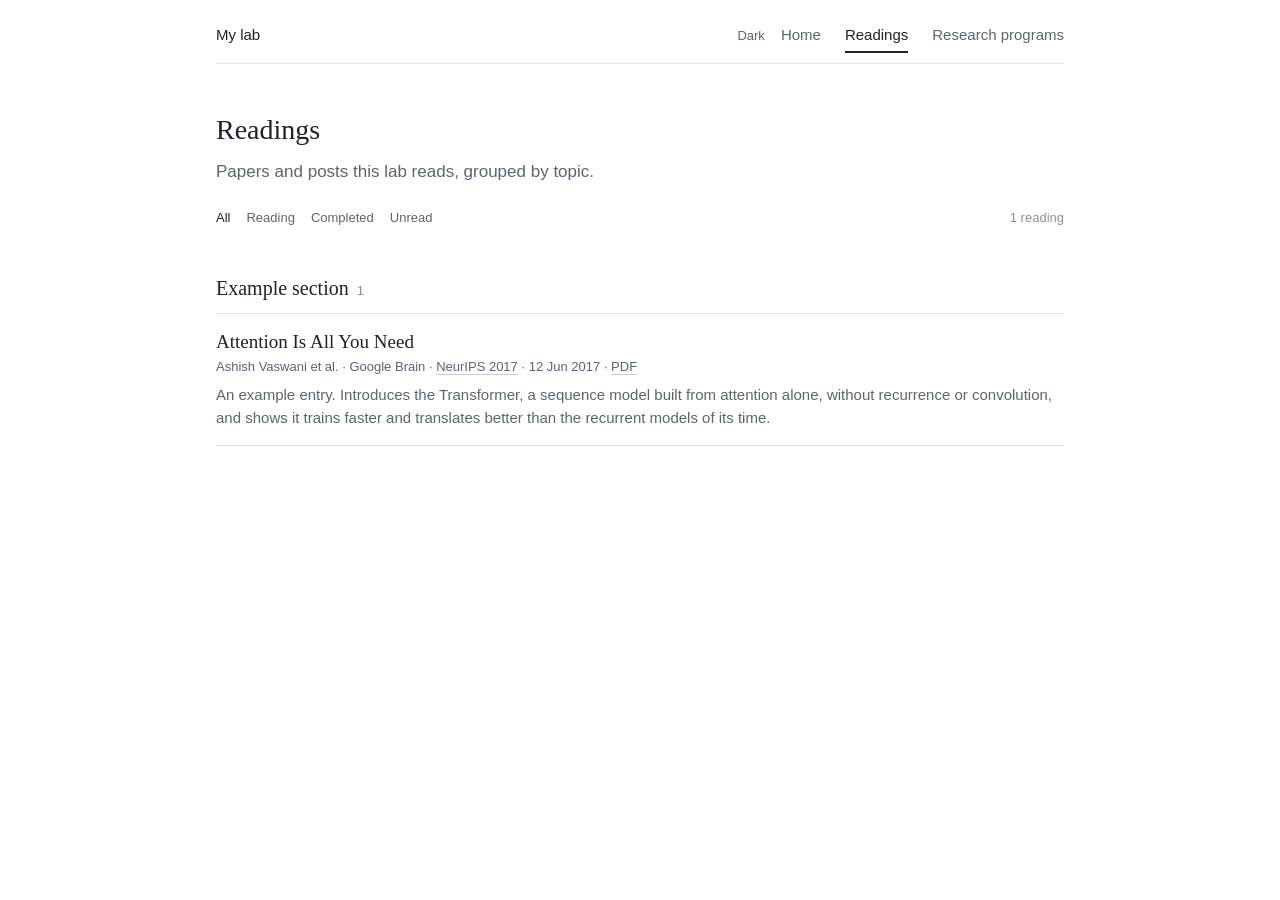
<file: starter/index.html>
<!doctype html>
<html lang="en">
<head>
<meta charset="utf-8">
<meta name="viewport" content="width=device-width, initial-scale=1">
<title>Readings — My lab</title>
<link rel="stylesheet" href="tokens.css">
<link rel="stylesheet" href="app.css">
<script src="theme.js"></script>
</head>
<body>
<div class="wrap">

<header class="site">
  <a class="name" href="home.html">My lab</a>
  <nav aria-label="Tabs"><ul class="tabs">
    <li><a href="home.html">Home</a></li>
    <li><a href="index.html" aria-current="page">Readings</a></li>
    <li><a href="programs.html">Research programs</a></li>
  </ul></nav>
</header>

<main>
<h1>Readings</h1>
<p class="lede">Papers and posts this lab reads, grouped by topic.</p>

<!-- Optional: one photograph for this tab, as a short band (design rules 7-12):
<figure class="masthead resources">
  <img src="images/masthead-resources-880.jpg" srcset="images/masthead-resources-880.jpg 880w, images/masthead-resources-1760.jpg 1760w" sizes="(min-width: 912px) 880px, calc(100vw - 32px)" width="1760" height="587" alt="One plain sentence describing the picture.">
</figure>
-->

<div class="countline">
  <div class="filter" id="filter" role="group" aria-label="Filter by reading status"></div>
  <p class="count" id="count"></p>
</div>
<div id="groups"></div>
</main>

</div>
<script src="resources.js"></script>
<script src="app.js"></script>
</body>
</html>
</file>
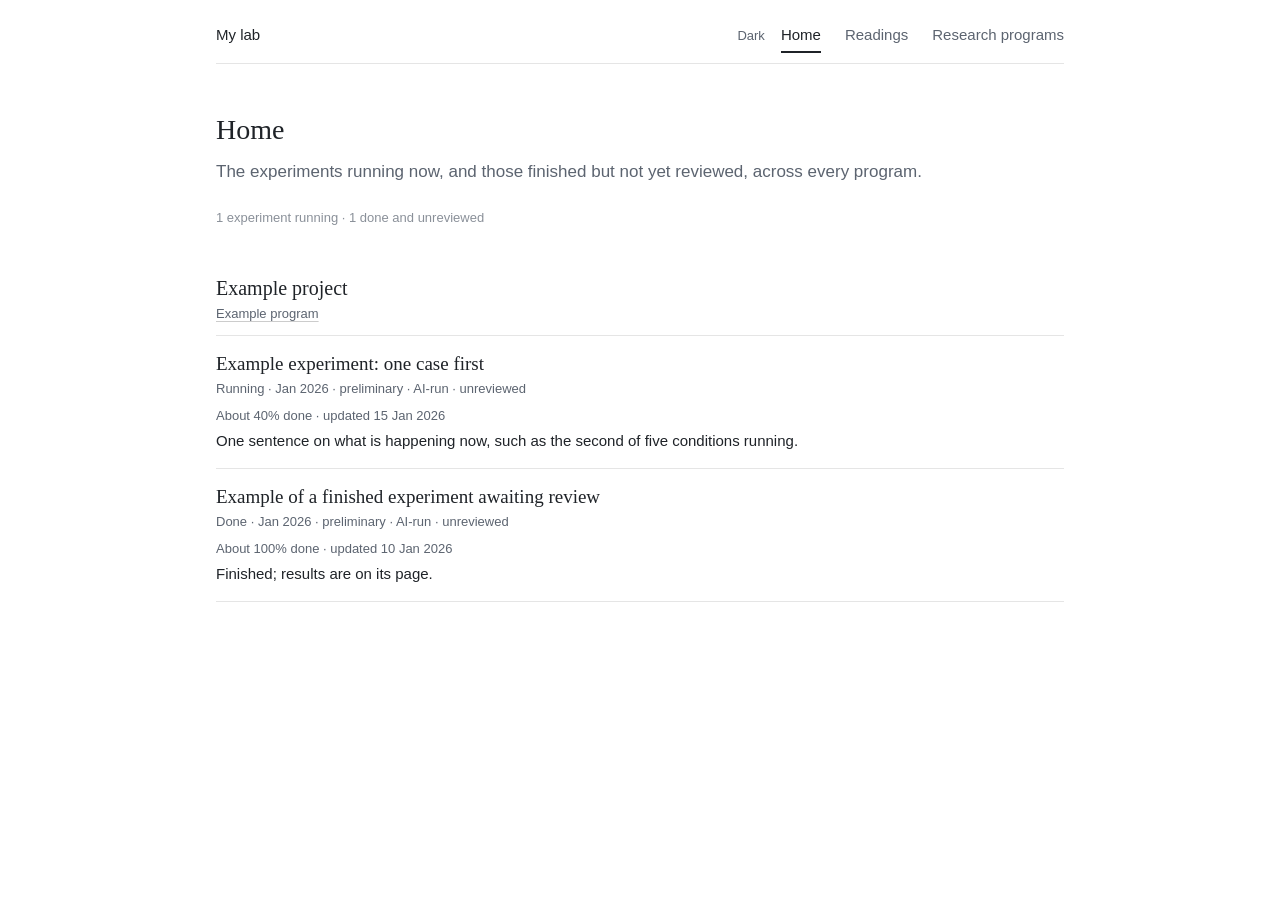
<file: starter/home.html>
<!doctype html>
<html lang="en">
<head>
<meta charset="utf-8">
<meta name="viewport" content="width=device-width, initial-scale=1">
<title>Home — My lab</title>
<link rel="stylesheet" href="tokens.css">
<link rel="stylesheet" href="app.css">
<script src="theme.js"></script>
</head>
<body>
<div class="wrap">

<header class="site">
  <a class="name" href="home.html">My lab</a>
  <nav aria-label="Tabs"><ul class="tabs">
    <li><a href="home.html" aria-current="page">Home</a></li>
    <li><a href="index.html">Readings</a></li>
    <li><a href="programs.html">Research programs</a></li>
  </ul></nav>
</header>

<main>
<h1>Home</h1>
<p class="lede">The experiments running now, and those finished but not yet reviewed, across every program.</p>

<p class="count" id="count"></p>
<div id="home"></div>
</main>

</div>
<script src="resources.js"></script>
<script src="programs.js"></script>
<script src="app.js"></script>
</body>
</html>
</file>
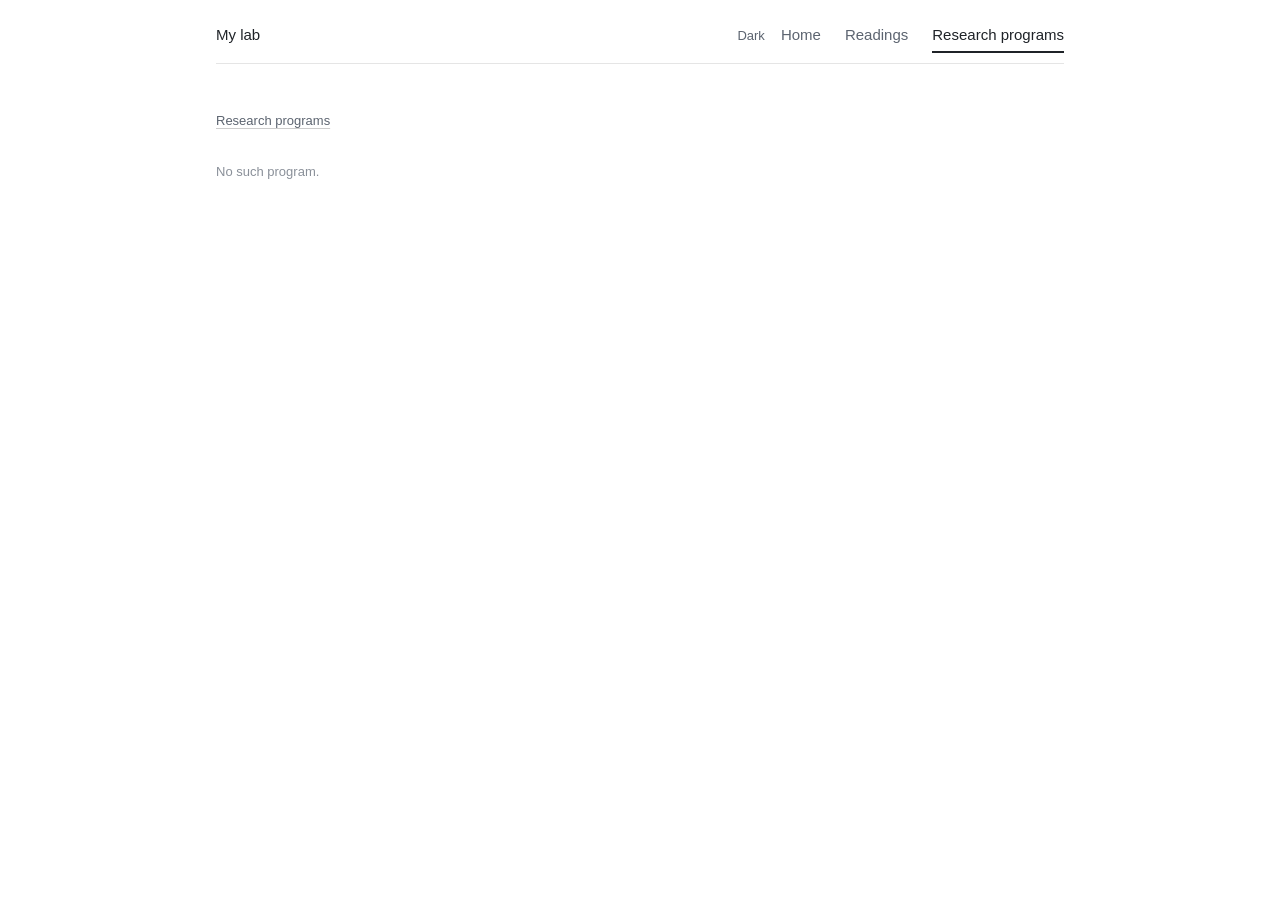
<file: starter/program.html>
<!doctype html>
<html lang="en">
<head>
<meta charset="utf-8">
<meta name="viewport" content="width=device-width, initial-scale=1">
<title>Research program — My lab</title>
<link rel="stylesheet" href="tokens.css">
<link rel="stylesheet" href="app.css">
<script src="theme.js"></script>
</head>
<body>
<div class="wrap">

<header class="site">
  <a class="name" href="home.html">My lab</a>
  <nav aria-label="Tabs"><ul class="tabs">
    <li><a href="home.html">Home</a></li>
    <li><a href="index.html">Readings</a></li>
    <li><a href="programs.html" aria-current="page">Research programs</a></li>
  </ul></nav>
</header>

<main>
<p class="kicker" id="kicker"><a href="programs.html">Research programs</a></p>
<div class="with-mark" id="head">
  <figure class="mark" id="mark" hidden></figure>
  <div class="with-mark-text">
    <h1 id="title"></h1>
    <p class="meta" id="meta"></p>
    <p class="lede" id="lede"></p>
  </div>
</div>

<p class="count" id="count"></p>
<div id="program"></div>
</main>

</div>
<script src="resources.js"></script>
<script src="programs.js"></script>
<script src="app.js"></script>
</body>
</html>
</file>
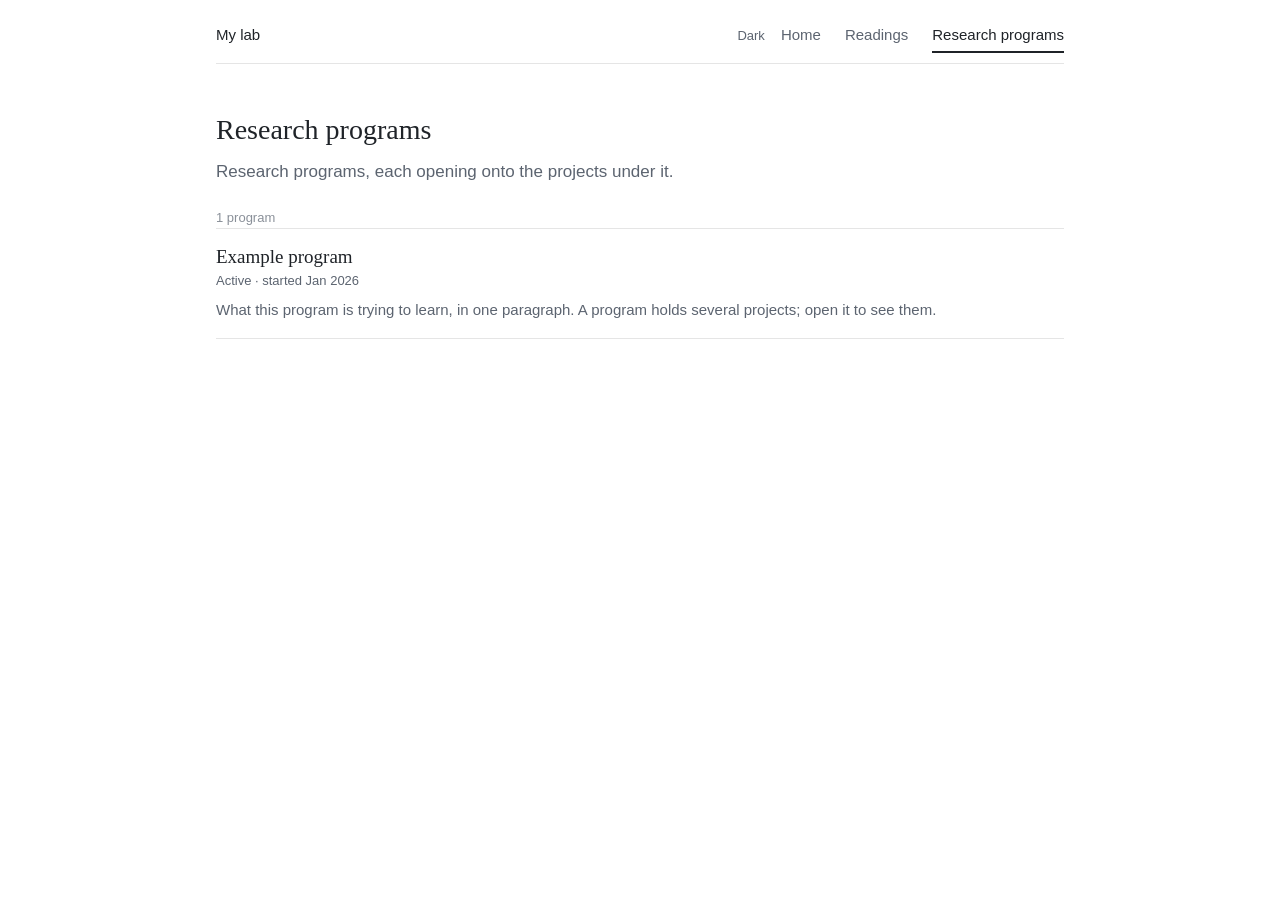
<file: starter/programs.html>
<!doctype html>
<html lang="en">
<head>
<meta charset="utf-8">
<meta name="viewport" content="width=device-width, initial-scale=1">
<title>Research programs — My lab</title>
<link rel="stylesheet" href="tokens.css">
<link rel="stylesheet" href="app.css">
<script src="theme.js"></script>
</head>
<body>
<div class="wrap">

<header class="site">
  <a class="name" href="home.html">My lab</a>
  <nav aria-label="Tabs"><ul class="tabs">
    <li><a href="home.html">Home</a></li>
    <li><a href="index.html">Readings</a></li>
    <li><a href="programs.html" aria-current="page">Research programs</a></li>
  </ul></nav>
</header>

<main>
<h1>Research programs</h1>
<p class="lede">Research programs, each opening onto the projects under it.</p>

<p class="count" id="count"></p>
<div id="programs"></div>
</main>

</div>
<script src="resources.js"></script>
<script src="programs.js"></script>
<script src="app.js"></script>
</body>
</html>
</file>
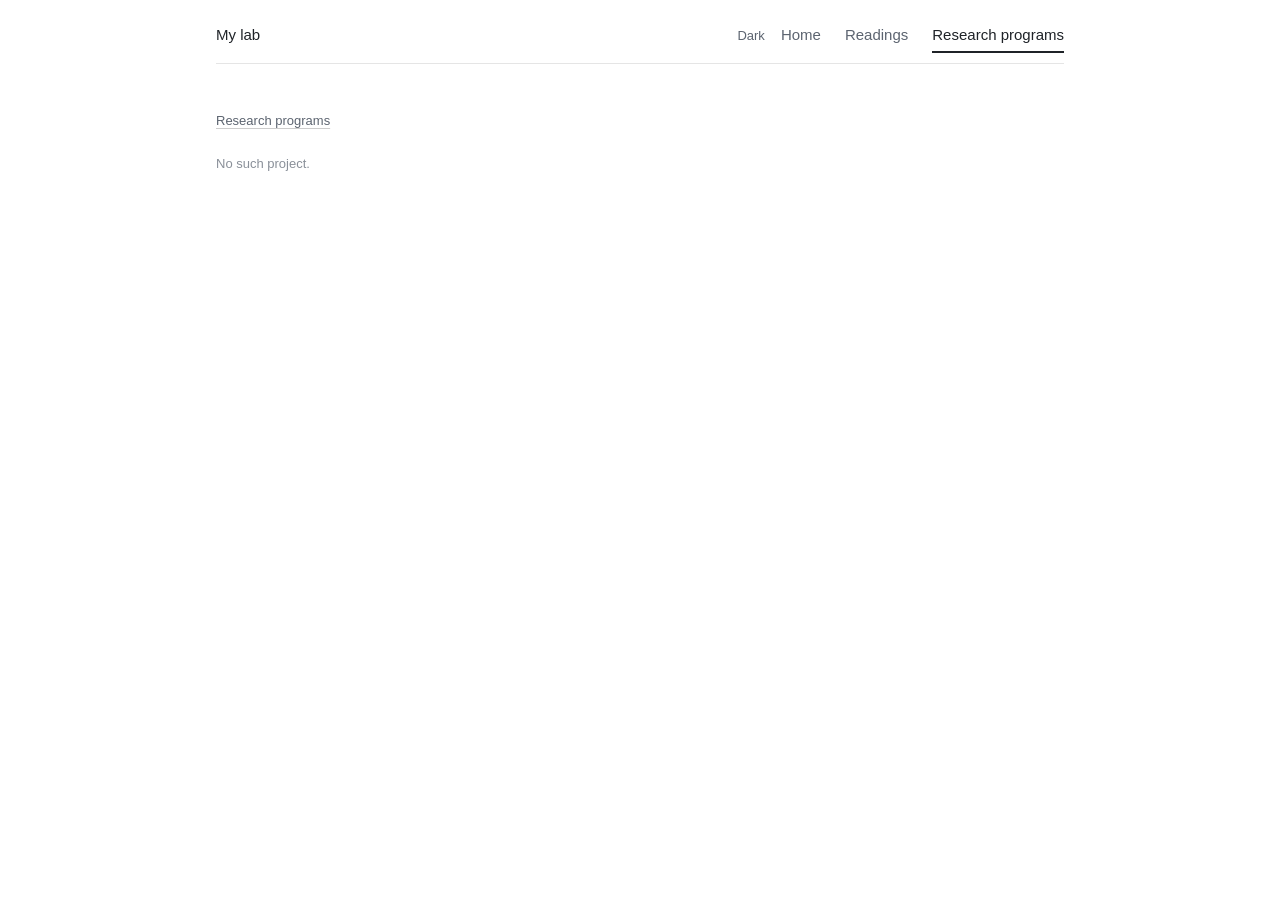
<file: starter/project.html>
<!doctype html>
<html lang="en">
<head>
<meta charset="utf-8">
<meta name="viewport" content="width=device-width, initial-scale=1">
<title>Project — My lab</title>
<link rel="stylesheet" href="tokens.css">
<link rel="stylesheet" href="app.css">
<script src="theme.js"></script>
</head>
<body>
<div class="wrap">

<header class="site">
  <a class="name" href="home.html">My lab</a>
  <nav aria-label="Tabs"><ul class="tabs">
    <li><a href="home.html">Home</a></li>
    <li><a href="index.html">Readings</a></li>
    <li><a href="programs.html" aria-current="page">Research programs</a></li>
  </ul></nav>
</header>

<main>
<p class="kicker" id="kicker"><a href="programs.html">Research programs</a></p>
<h1 id="title"></h1>
<p class="meta" id="meta"></p>

<div id="project"></div>
</main>

</div>
<script src="resources.js"></script>
<script src="programs.js"></script>
<script src="app.js"></script>
</body>
</html>
</file>
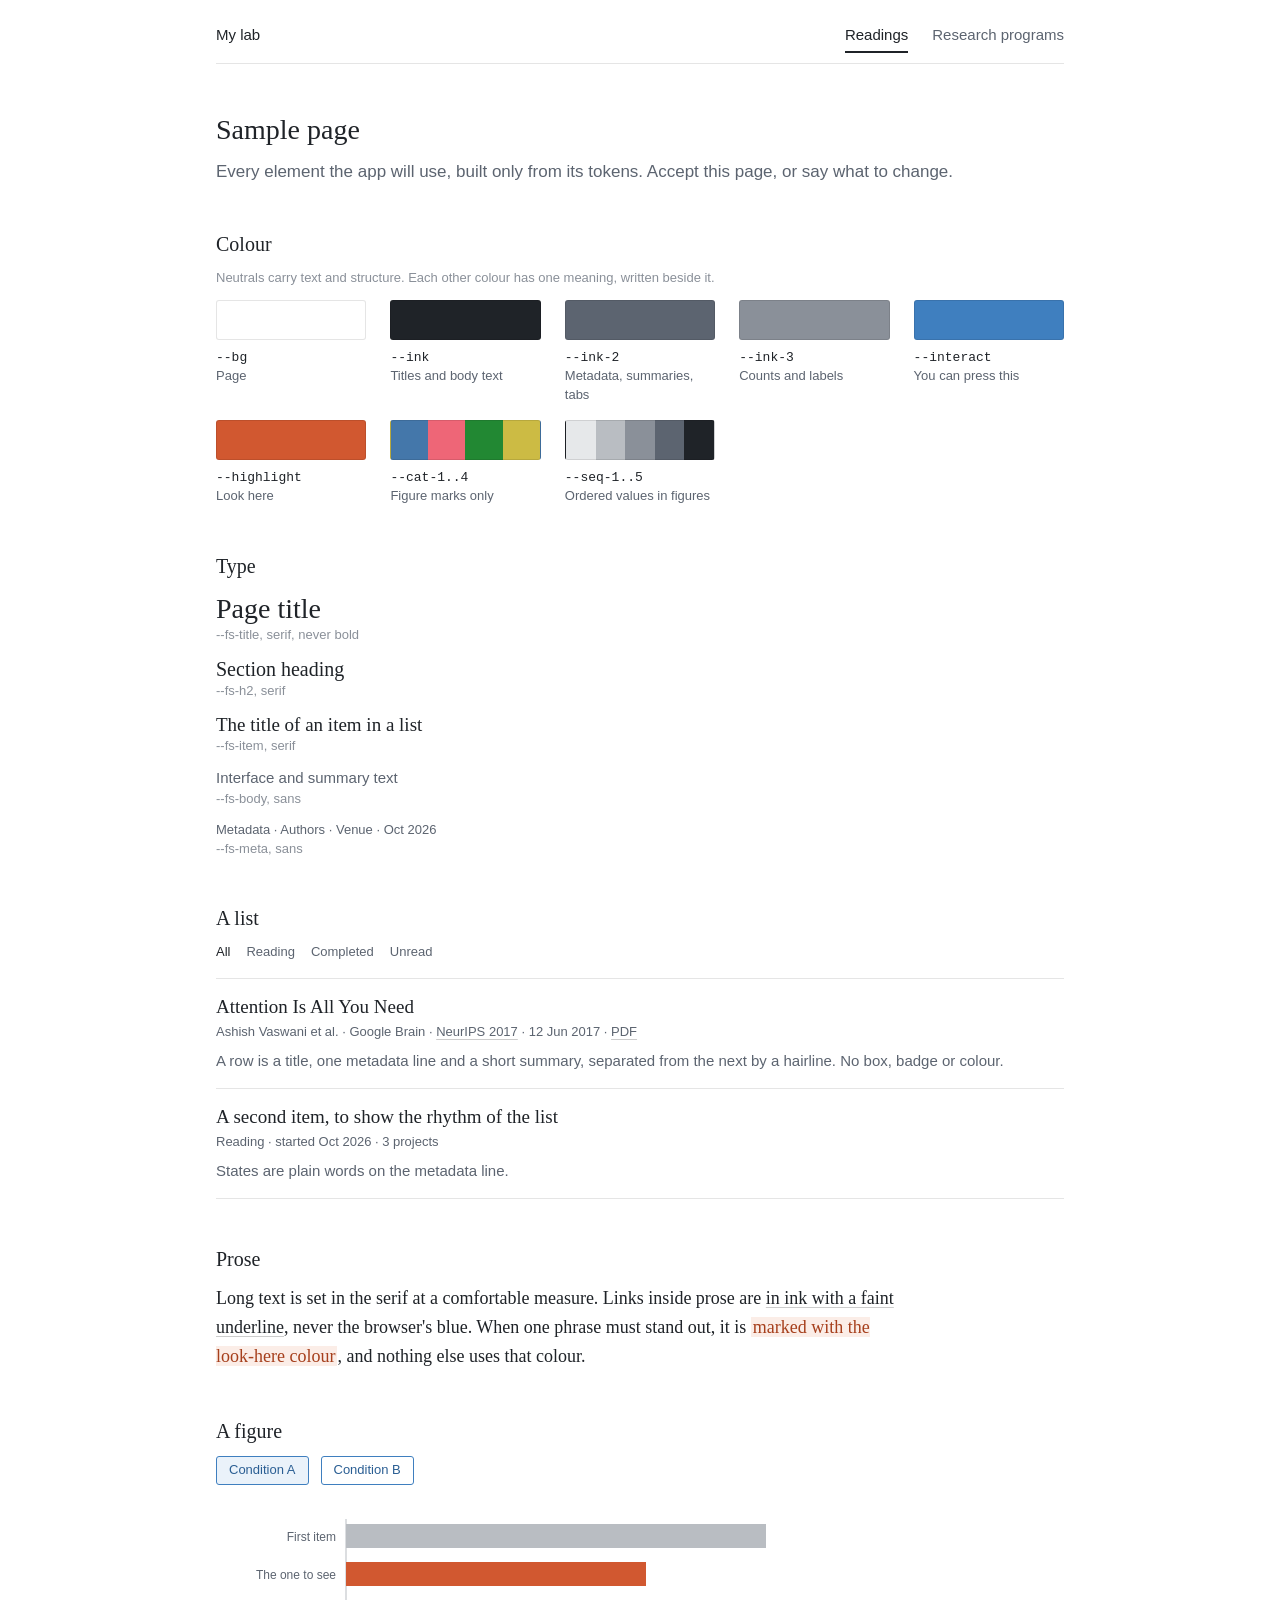
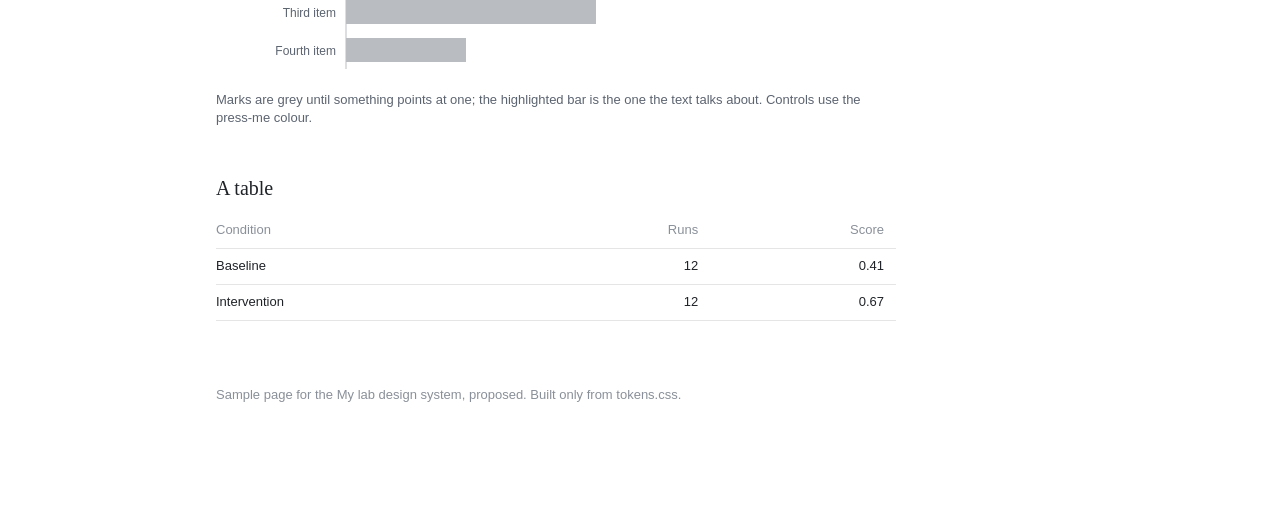
<file: starter/sample.html>
<!doctype html>
<html lang="en">
<head>
<meta charset="utf-8">
<meta name="viewport" content="width=device-width, initial-scale=1">
<title>Sample page — My lab design system</title>
<link rel="stylesheet" href="tokens.css">
<!-- The sample page intake shows the person before anything is built (method/intake.md, step 6). It uses only the
     variables in tokens.css beside it, so it can be copied into apps/<name>/ as it is. Replace the example content
     with the app's own: its name, a real row from its data, the kinds of figure and table it will need. -->
<style>
*,*::before,*::after{box-sizing:border-box}
body{margin:0;background:var(--bg);color:var(--ink);font:var(--fs-body)/var(--lh-body) var(--sans)}
.wrap{max-width:var(--col-main);margin:0 auto;padding:0 var(--page-pad) var(--s-9)}
.site{display:flex;flex-wrap:wrap;justify-content:space-between;align-items:baseline;gap:var(--s-2) var(--s-4);padding:var(--s-5) 0 var(--s-4);border-bottom:var(--border)}
.site .name{font:500 var(--fs-body)/var(--lh-ui) var(--sans);color:var(--ink);text-decoration:none}
.tabs{display:flex;gap:var(--s-5);margin:0;padding:0;list-style:none}
.tabs a{color:var(--ink-2);text-decoration:none;padding-bottom:var(--s-2);border-bottom:2px solid transparent}
.tabs a[aria-current]{color:var(--ink);border-bottom-color:var(--ink)}
h1,h2{font-family:var(--serif);font-weight:400;line-height:var(--lh-heading);margin:0}
h1{font-size:var(--fs-title);margin-top:var(--s-7)}
h2{font-size:var(--fs-h2);margin:var(--s-7) 0 var(--s-3)}
.lede{font-size:var(--fs-lede);color:var(--ink-2);margin:var(--s-3) 0 var(--s-5)}
.label{font-size:var(--fs-meta);line-height:var(--lh-ui);color:var(--ink-3);margin:0 0 var(--s-3)}
.swatches{display:grid;grid-template-columns:repeat(auto-fill,minmax(150px,1fr));gap:var(--s-4) var(--s-5);margin:0;padding:0;list-style:none}
.swatches li{font-size:var(--fs-meta);line-height:var(--lh-ui);color:var(--ink-2)}
.chip{height:40px;border-radius:var(--radius);border:var(--border);margin-bottom:var(--s-2)}
.swatches code{font:var(--fs-code) var(--mono);color:var(--ink)}
.scale p{margin:0 0 var(--s-3)}
.scale .k{font:var(--fs-meta)/var(--lh-ui) var(--sans);color:var(--ink-3);display:block}
.rows{list-style:none;margin:0;padding:0;border-top:var(--border)}
.rows li{padding:var(--s-4) 0;border-bottom:var(--border)}
.r-title{font:400 var(--fs-item)/var(--lh-heading) var(--serif)}
.r-title a{color:var(--ink);text-decoration:none}
.r-title a:hover{text-decoration:underline;text-decoration-color:var(--rule);text-underline-offset:3px}
.meta{font-size:var(--fs-meta);line-height:var(--lh-ui);color:var(--ink-2);margin-top:var(--s-1)}
.meta a{color:var(--ink-2);text-decoration:underline;text-decoration-color:var(--rule);text-underline-offset:3px}
.summary{color:var(--ink-2);margin-top:var(--s-2)}
.prose{max-width:var(--col-text);font:var(--fs-prose)/var(--lh-prose) var(--serif);color:var(--ink)}
.prose p{margin:0 0 var(--s-4)}
.prose a{color:var(--ink);text-decoration:underline;text-decoration-color:var(--rule);text-underline-offset:3px}
.prose mark{background:var(--highlight-wash);color:var(--highlight-ink);padding:0 2px}
figure{margin:var(--s-5) 0}
figure svg{display:block;width:100%;max-width:var(--col-text);height:auto}
figcaption{max-width:var(--col-text);margin-top:var(--s-3);font-size:var(--fs-meta);line-height:var(--lh-ui);color:var(--ink-2)}
.fig-lbl{font:var(--fs-label) var(--sans);fill:var(--ink-2)}
.fig-ax{stroke:var(--seq-2);stroke-width:1}
.controls{display:flex;flex-wrap:wrap;gap:var(--s-3);align-items:center;margin:0 0 var(--s-4)}
.btn{appearance:none;font:var(--fs-meta)/var(--lh-ui) var(--sans);color:var(--interact-ink);background:none;border:1px solid var(--interact);border-radius:var(--radius);padding:var(--s-1) var(--s-3);cursor:pointer;transition:background var(--dur) var(--ease)}
.btn:hover,.btn[aria-pressed="true"]{background:var(--interact-wash)}
.filter{display:flex;gap:var(--s-4)}
.filter button{appearance:none;background:none;border:0;padding:0;font:var(--fs-meta)/var(--lh-ui) var(--sans);color:var(--ink-2);cursor:pointer}
.filter button[aria-pressed="true"]{color:var(--ink);font-weight:500}
a:focus-visible,button:focus-visible{outline:none;border-radius:var(--radius);box-shadow:0 0 0 3px var(--interact-wash),0 0 0 4px var(--interact)}
.tbl{border-collapse:collapse;width:100%;max-width:var(--col-text);font-size:var(--fs-meta);line-height:var(--lh-ui)}
.tbl th{font-weight:500;color:var(--ink-3);text-align:left}
.tbl th,.tbl td{padding:var(--s-2) var(--s-3) var(--s-2) 0;border-bottom:var(--border)}
.tbl .num{text-align:right;font-variant-numeric:tabular-nums}
.foot{font-size:var(--fs-meta);color:var(--ink-3);margin-top:var(--s-8)}
</style>
</head>
<body>
<div class="wrap">

<header class="site">
  <a class="name" href="#">My lab</a>
  <nav aria-label="Tabs"><ul class="tabs">
    <li><a href="#" aria-current="page">Readings</a></li>
    <li><a href="#">Research programs</a></li>
  </ul></nav>
</header>

<main>
<h1>Sample page</h1>
<p class="lede">Every element the app will use, built only from its tokens. Accept this page, or say what to change.</p>

<h2>Colour</h2>
<p class="label">Neutrals carry text and structure. Each other colour has one meaning, written beside it.</p>
<ul class="swatches">
  <li><div class="chip" style="background:var(--bg)"></div><code>--bg</code><br>Page</li>
  <li><div class="chip" style="background:var(--ink)"></div><code>--ink</code><br>Titles and body text</li>
  <li><div class="chip" style="background:var(--ink-2)"></div><code>--ink-2</code><br>Metadata, summaries, tabs</li>
  <li><div class="chip" style="background:var(--ink-3)"></div><code>--ink-3</code><br>Counts and labels</li>
  <li><div class="chip" style="background:var(--interact)"></div><code>--interact</code><br>You can press this</li>
  <li><div class="chip" style="background:var(--highlight)"></div><code>--highlight</code><br>Look here</li>
  <li><div class="chip" style="background:linear-gradient(90deg,var(--cat-1) 0 25%,var(--cat-2) 0 50%,var(--cat-3) 0 75%,var(--cat-4) 0)"></div><code>--cat-1..4</code><br>Figure marks only</li>
  <li><div class="chip" style="background:linear-gradient(90deg,var(--seq-1) 0 20%,var(--seq-2) 0 40%,var(--seq-3) 0 60%,var(--seq-4) 0 80%,var(--seq-5) 0)"></div><code>--seq-1..5</code><br>Ordered values in figures</li>
</ul>

<h2>Type</h2>
<div class="scale">
  <p style="font:400 var(--fs-title)/var(--lh-heading) var(--serif)">Page title<span class="k">--fs-title, serif, never bold</span></p>
  <p style="font:400 var(--fs-h2)/var(--lh-heading) var(--serif)">Section heading<span class="k">--fs-h2, serif</span></p>
  <p style="font:400 var(--fs-item)/var(--lh-heading) var(--serif)">The title of an item in a list<span class="k">--fs-item, serif</span></p>
  <p style="font:var(--fs-body)/var(--lh-body) var(--sans);color:var(--ink-2)">Interface and summary text<span class="k">--fs-body, sans</span></p>
  <p style="font:var(--fs-meta)/var(--lh-ui) var(--sans);color:var(--ink-2)">Metadata · Authors · Venue · Oct 2026<span class="k">--fs-meta, sans</span></p>
</div>

<h2>A list</h2>
<div class="controls"><div class="filter" role="group" aria-label="Filter by reading status"><button type="button" aria-pressed="true">All</button><button type="button" aria-pressed="false">Reading</button><button type="button" aria-pressed="false">Completed</button><button type="button" aria-pressed="false">Unread</button></div></div>
<ul class="rows">
  <li>
    <div class="r-title"><a href="#">Attention Is All You Need</a></div>
    <div class="meta" title="Ashish Vaswani, Noam Shazeer, Niki Parmar, Jakob Uszkoreit, Llion Jones, Aidan N. Gomez, Łukasz Kaiser, Illia Polosukhin">Ashish Vaswani et al. · Google Brain · <a href="#">NeurIPS 2017</a> · 12 Jun 2017 · <a href="#">PDF</a></div>
    <div class="summary">A row is a title, one metadata line and a short summary, separated from the next by a hairline. No box, badge or colour.</div>
  </li>
  <li>
    <div class="r-title"><a href="#">A second item, to show the rhythm of the list</a></div>
    <div class="meta">Reading · started Oct 2026 · 3 projects</div>
    <div class="summary">States are plain words on the metadata line.</div>
  </li>
</ul>

<h2>Prose</h2>
<div class="prose">
  <p>Long text is set in the serif at a comfortable measure. Links inside prose are <a href="#">in ink with a faint underline</a>, never the browser's blue. When one phrase must stand out, it is <mark>marked with the look-here colour</mark>, and nothing else uses that colour.</p>
</div>

<h2>A figure</h2>
<div class="controls"><button class="btn" type="button" aria-pressed="true">Condition A</button><button class="btn" type="button" aria-pressed="false">Condition B</button></div>
<figure>
  <svg viewBox="0 0 680 170" role="img" aria-label="Example bar chart: four values, one highlighted">
    <g transform="translate(130,10)">
      <line class="fig-ax" x1="0" y1="0" x2="0" y2="150"/>
      <rect x="0" y="5" width="420" height="24" fill="var(--data)"/><text class="fig-lbl" x="-10" y="22" text-anchor="end">First item</text>
      <rect x="0" y="43" width="300" height="24" fill="var(--highlight)"/><text class="fig-lbl" x="-10" y="60" text-anchor="end">The one to see</text>
      <rect x="0" y="81" width="250" height="24" fill="var(--data)"/><text class="fig-lbl" x="-10" y="98" text-anchor="end">Third item</text>
      <rect x="0" y="119" width="120" height="24" fill="var(--data)"/><text class="fig-lbl" x="-10" y="136" text-anchor="end">Fourth item</text>
    </g>
  </svg>
  <figcaption>Marks are grey until something points at one; the highlighted bar is the one the text talks about. Controls use the press-me colour.</figcaption>
</figure>

<h2>A table</h2>
<table class="tbl">
  <thead><tr><th>Condition</th><th class="num">Runs</th><th class="num">Score</th></tr></thead>
  <tbody>
    <tr><td>Baseline</td><td class="num">12</td><td class="num">0.41</td></tr>
    <tr><td>Intervention</td><td class="num">12</td><td class="num">0.67</td></tr>
  </tbody>
</table>

<p class="foot">Sample page for the My lab design system, proposed. Built only from tokens.css.</p>
</main>

</div>
</body>
</html>
</file>
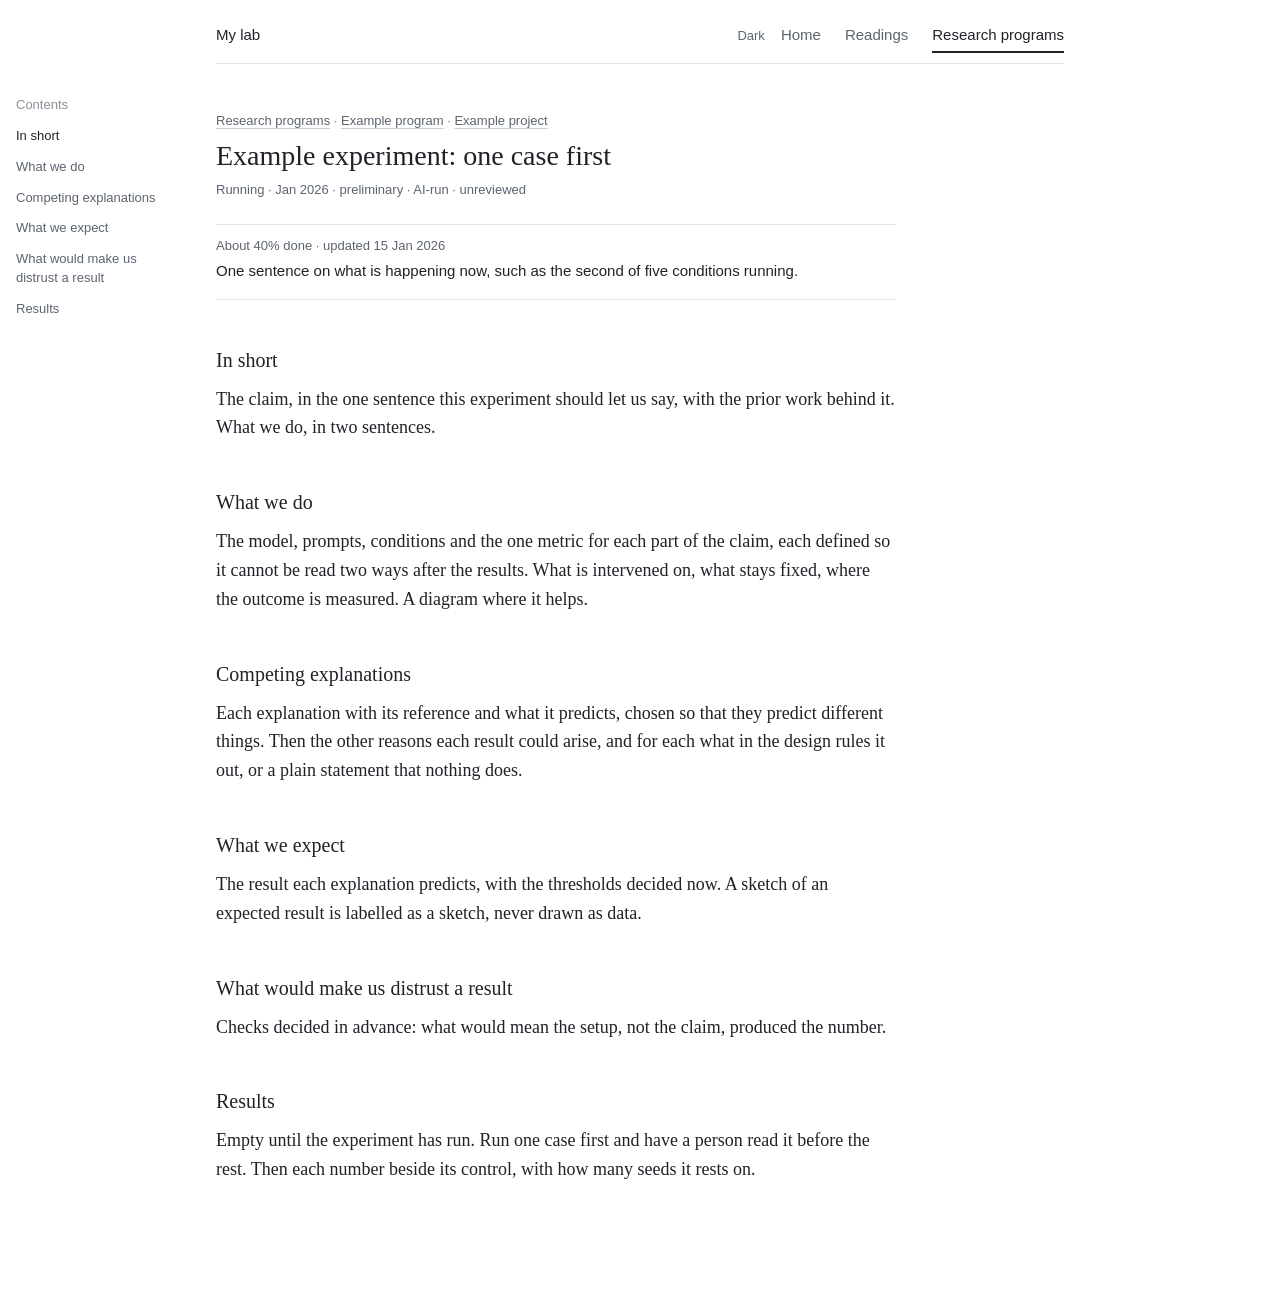
<file: starter/experiments/example-experiment.html>
<!doctype html>
<html lang="en">
<head>
<meta charset="utf-8">
<meta name="viewport" content="width=device-width, initial-scale=1">
<title>Experiment — My lab</title>
<link rel="stylesheet" href="../tokens.css">
<link rel="stylesheet" href="../app.css">
<script src="../theme.js"></script>
</head>
<body>
<div class="wrap">

<header class="site">
  <a class="name" href="../home.html">My lab</a>
  <nav aria-label="Tabs"><ul class="tabs">
    <li><a href="../home.html">Home</a></li>
    <li><a href="../index.html">Readings</a></li>
    <li><a href="../programs.html" aria-current="page">Research programs</a></li>
  </ul></nav>
</header>

<main class="note" id="experiment" data-href="experiments/example-experiment.html">
<p class="kicker" id="kicker"><a href="../programs.html">Research programs</a></p>
<h1 id="title">Experiment title</h1>
<p class="meta" id="meta">Planned</p>
<div class="progress-block" id="progress" hidden></div>

<section>
<h2>In short</h2>
<div class="prose">
<p>The claim, in the one sentence this experiment should let us say, with the prior work behind it. What we do, in two sentences.</p>
</div>
</section>

<section>
<h2>What we do</h2>
<div class="prose">
<p>The model, prompts, conditions and the one metric for each part of the claim, each defined so it cannot be read two ways after the results. What is intervened on, what stays fixed, where the outcome is measured. A diagram where it helps.</p>
</div>
</section>

<section>
<h2>Competing explanations</h2>
<div class="prose">
<p>Each explanation with its reference and what it predicts, chosen so that they predict different things. Then the other reasons each result could arise, and for each what in the design rules it out, or a plain statement that nothing does.</p>
</div>
</section>

<section>
<h2>What we expect</h2>
<div class="prose">
<p>The result each explanation predicts, with the thresholds decided now. A sketch of an expected result is labelled as a sketch, never drawn as data.</p>
</div>
</section>

<section>
<h2>What would make us distrust a result</h2>
<div class="prose">
<p>Checks decided in advance: what would mean the setup, not the claim, produced the number.</p>
</div>
</section>

<section id="results">
<h2>Results</h2>
<div class="prose">
<p>Empty until the experiment has run. Run one case first and have a person read it before the rest. Then each number beside its control, with how many seeds it rests on.</p>
</div>
</section>
</main>

</div>
<script src="../resources.js"></script>
<script src="../programs.js"></script>
<script src="../app.js"></script>
<script src="../toc.js"></script>
<script src="../cite.js"></script>
</body>
</html>
</file>
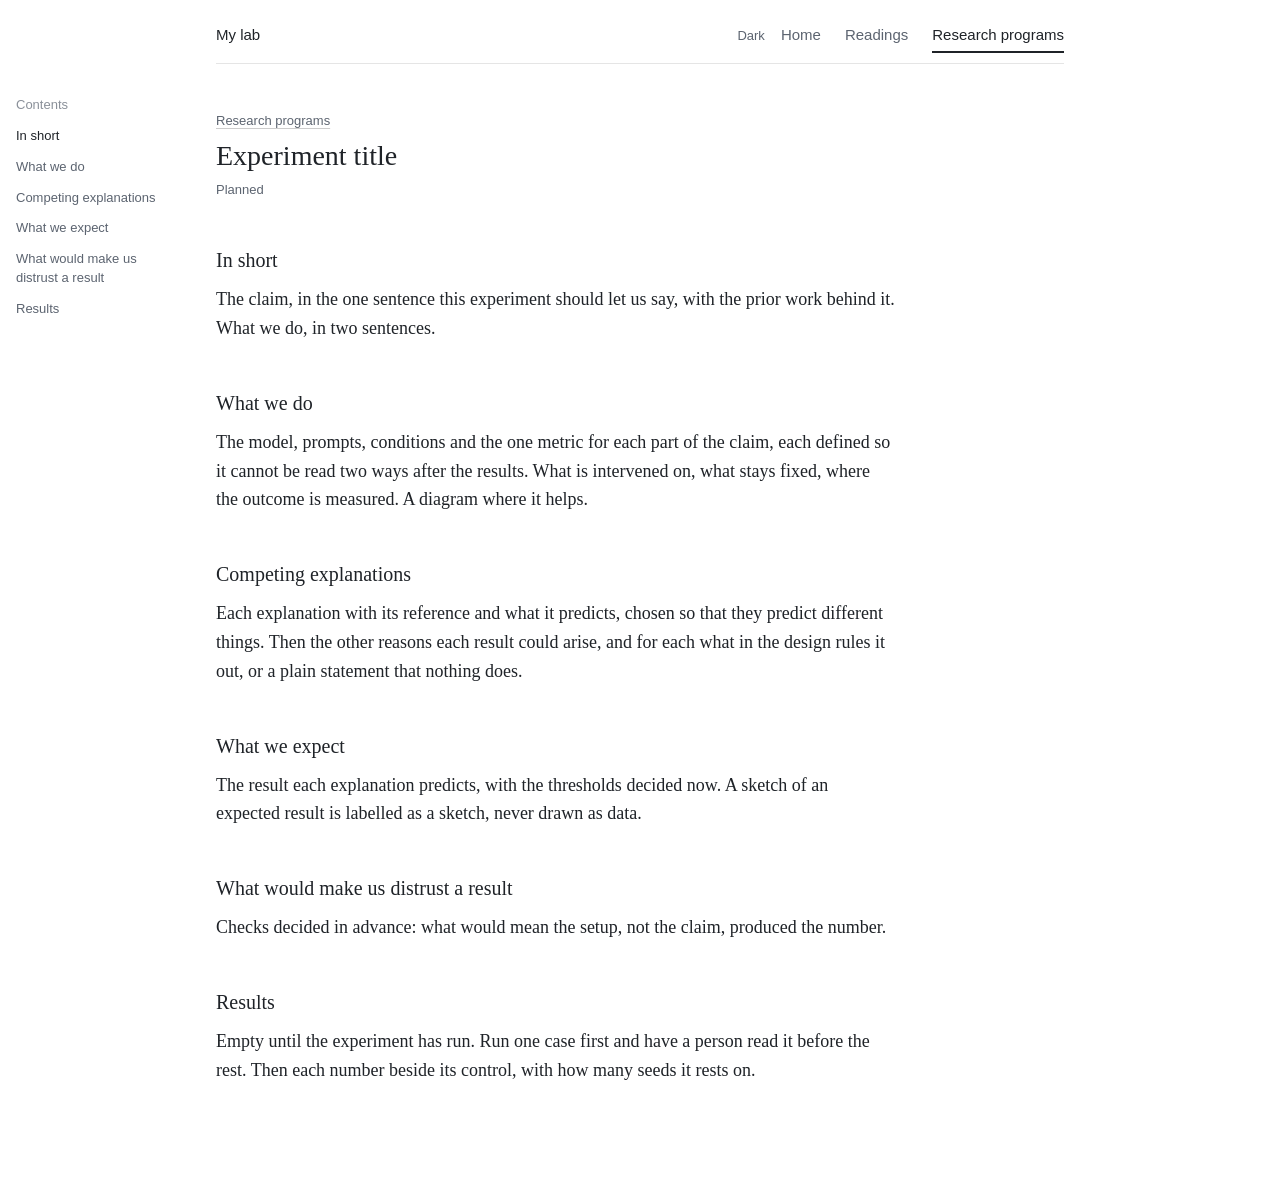
<file: starter/experiments/template.html>
<!doctype html>
<html lang="en">
<head>
<meta charset="utf-8">
<meta name="viewport" content="width=device-width, initial-scale=1">
<title>Experiment — My lab</title>
<link rel="stylesheet" href="../tokens.css">
<link rel="stylesheet" href="../app.css">
<script src="../theme.js"></script>
</head>
<body>
<div class="wrap">

<header class="site">
  <a class="name" href="../home.html">My lab</a>
  <nav aria-label="Tabs"><ul class="tabs">
    <li><a href="../home.html">Home</a></li>
    <li><a href="../index.html">Readings</a></li>
    <li><a href="../programs.html" aria-current="page">Research programs</a></li>
  </ul></nav>
</header>

<!-- An experiment's page. To start one: copy this file to experiments/<slug>.html, set data-href below to
     "experiments/<slug>.html", and add the experiment to its project's `experiments` in programs.js with the same
     href. The kicker, title, metadata line and progress then come from programs.js; write the sections by hand,
     before the experiment runs. Keep predictions as they were written once results exist.
     The sections follow the experiment principles: state the claim, then derive the experiment; few metrics, each
     readable alone; competing explanations that predict different things; decisive scope. -->
<main class="note" id="experiment" data-href="experiments/template.html">
<p class="kicker" id="kicker"><a href="../programs.html">Research programs</a></p>
<h1 id="title">Experiment title</h1>
<p class="meta" id="meta">Planned</p>
<div class="progress-block" id="progress" hidden></div>

<section>
<h2>In short</h2>
<div class="prose">
<p>The claim, in the one sentence this experiment should let us say, with the prior work behind it. What we do, in two sentences.</p>
</div>
</section>

<section>
<h2>What we do</h2>
<div class="prose">
<p>The model, prompts, conditions and the one metric for each part of the claim, each defined so it cannot be read two ways after the results. What is intervened on, what stays fixed, where the outcome is measured. A diagram where it helps.</p>
</div>
</section>

<section>
<h2>Competing explanations</h2>
<div class="prose">
<p>Each explanation with its reference and what it predicts, chosen so that they predict different things. Then the other reasons each result could arise, and for each what in the design rules it out, or a plain statement that nothing does.</p>
</div>
</section>

<section>
<h2>What we expect</h2>
<div class="prose">
<p>The result each explanation predicts, with the thresholds decided now. A sketch of an expected result is labelled as a sketch, never drawn as data.</p>
</div>
</section>

<section>
<h2>What would make us distrust a result</h2>
<div class="prose">
<p>Checks decided in advance: what would mean the setup, not the claim, produced the number.</p>
</div>
</section>

<section id="results">
<h2>Results</h2>
<div class="prose">
<p>Empty until the experiment has run. Run one case first and have a person read it before the rest. Then each number beside its control, with how many seeds it rests on.</p>
</div>
</section>
</main>

</div>
<script src="../resources.js"></script>
<script src="../programs.js"></script>
<script src="../app.js"></script>
<script src="../toc.js"></script>
<script src="../cite.js"></script>
</body>
</html>
</file>
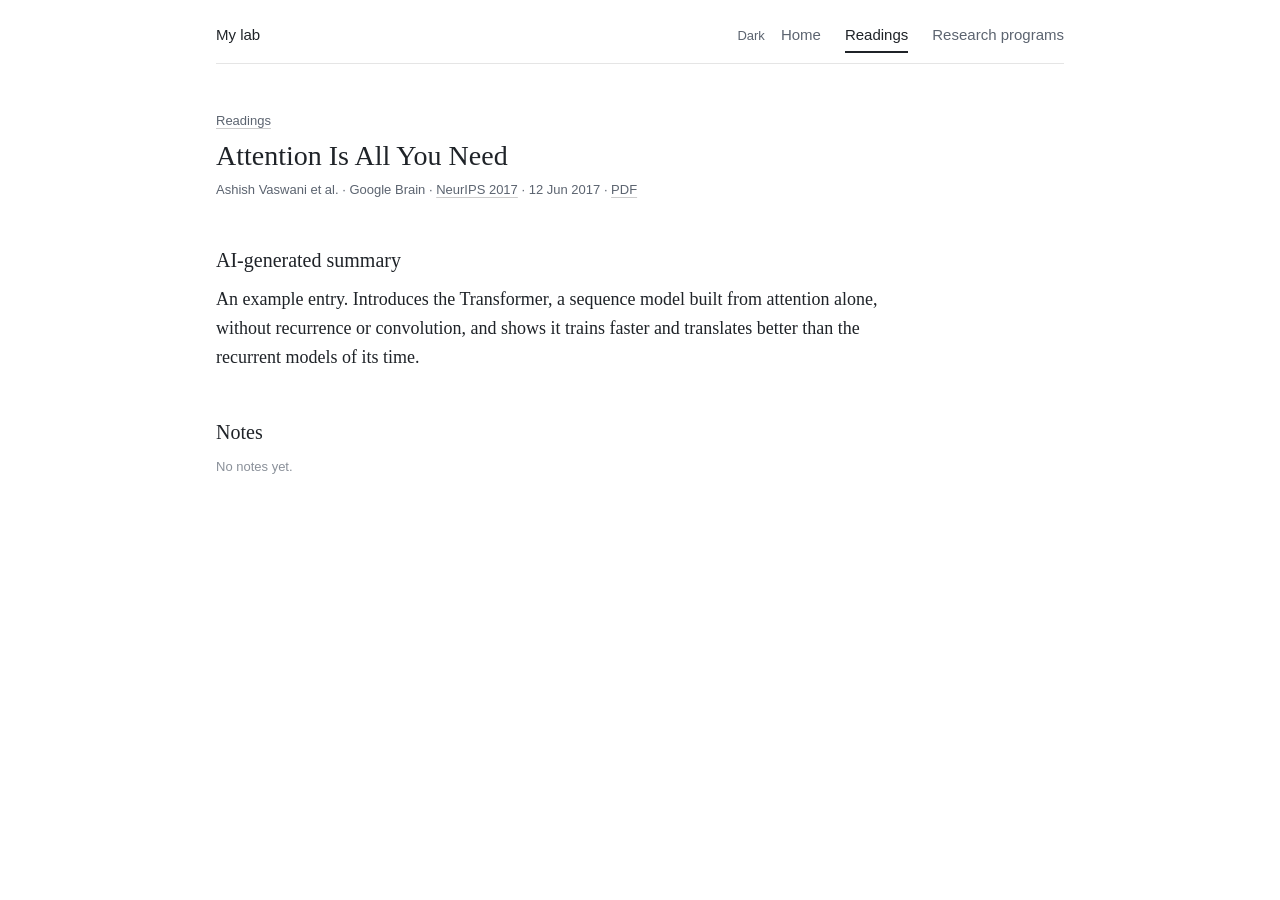
<file: starter/papers/example-paper.html>
<!doctype html>
<html lang="en">
<head>
<meta charset="utf-8">
<meta name="viewport" content="width=device-width, initial-scale=1">
<title>Reading notes — My lab</title>
<link rel="stylesheet" href="../tokens.css">
<link rel="stylesheet" href="../app.css">
<script src="../theme.js"></script>
</head>
<body>
<div class="wrap">

<header class="site">
  <a class="name" href="../home.html">My lab</a>
  <nav aria-label="Tabs"><ul class="tabs">
    <li><a href="../home.html">Home</a></li>
    <li><a href="../index.html" aria-current="page">Readings</a></li>
    <li><a href="../programs.html">Research programs</a></li>
  </ul></nav>
</header>

<main class="note" id="paper" data-slug="example-paper">
<p class="kicker"><a href="../index.html">Readings</a></p>
<h1 id="title"></h1>
<p class="meta" id="meta"></p>

<section>
<h2>AI-generated summary</h2>
<div class="prose"><p id="summary"></p></div>
</section>

<section>
<h2>Notes</h2>
<!-- Reading notes go inside the div below: <p> paragraphs, <h3> subheadings, <ul> lists. Empty shows "No notes yet." -->
<div class="prose" id="notes"></div>
</section>
</main>

</div>
<script src="../resources.js"></script>
<script src="../app.js"></script>
<script src="../toc.js"></script>
<script src="../cite.js"></script>
</body>
</html>
</file>
<file: starter/tokens.css>
/* Preset: research-reading. A quiet, white-first system for tools that list papers, notes, programs and projects:
   neutral inks, serif titles over sans metadata, one column, two colours with fixed meanings (--interact: you can
   press this; --highlight: look here) and categorical colours for figure marks only. Light and dark values for every
   colour. Intake copies this file to apps/<name>/tokens.css, adds a header naming its source and date, and changes
   what the app's brief requires. Use the variables, never raw hex or px. */
:root{
  /* neutrals */
  --bg:#FFFFFF; --surface-sunk:#F6F6F4;
  --ink:#1F2328; --ink-2:#5C6470; --ink-3:#8A9099;
  --hairline:rgba(0,0,0,.10); --rule:rgba(0,0,0,.20);

  /* marks: grey until something points at them */
  --data:#B9BDC2; --data-2:#DADDE0;

  /* two fixed meanings: look here / touch this (base for marks, ink for text, wash behind text) */
  --highlight:#D15830; --highlight-ink:#A63F1C; --highlight-wash:#FBEDE7;
  --interact:#3F7FBF;  --interact-ink:#2A5E93;  --interact-wash:#EAF2FA;

  /* categorical: marks in figures only, never text or tags */
  --cat-1:#4477AA; --cat-2:#EE6677; --cat-3:#228833; --cat-4:#CCBB44;

  /* sequential: grey so it never competes with highlight */
  --seq-1:#E6E8EA; --seq-2:#B9BDC2; --seq-3:#8A9099; --seq-4:#5C6470; --seq-5:#1F2328;

  /* type: sans = instrument, serif = a thing you read */
  --serif:Charter,"Iowan Old Style","Source Serif 4",Georgia,serif;
  --sans:-apple-system,BlinkMacSystemFont,"Segoe UI",Roboto,Helvetica,Arial,sans-serif;
  --mono:ui-monospace,"SF Mono",Menlo,Consolas,monospace;
  --fs-title:28px; --fs-lede:17px; --fs-h2:20px; --fs-item:19px; --fs-body:15px;
  --fs-meta:13px; --fs-label:12px; --fs-code:13px;
  --lh-body:1.5; --lh-heading:1.25; --lh-ui:1.45;

  /* layout: one column; section headings and rows share it */
  --col-main:880px; --col-text:680px; --page-pad:16px;
  --s-1:4px; --s-2:8px; --s-3:12px; --s-4:16px; --s-5:24px; --s-6:32px; --s-7:48px; --s-8:64px; --s-9:96px;
  /* prose: a document read in the tool (a project page's summary) */
  --fs-prose:18px; --lh-prose:1.6;

  /* photographs: one masthead per tab, a short wide band; dimmed a little in dark mode */
  --masthead-ratio:10 / 3; --masthead-max-h:264px; --masthead-min-h:150px; --photo-dim:none;
  /* an optional taller cut for a list tab whose photograph needs more height */
  --masthead-resources-ratio:3 / 1; --masthead-resources-max-h:293px;
  /* a program's mark: its own illustration, shown whole on its page */
  --mark-size:150px; --mark-size-row:192px; --mark-size-sm:128px; --mark-size-page-sm:96px; --mark-size-home:96px; --mark-size-home-sm:64px;   /* page, list row, list row on a phone, page on a phone */

  /* shape, motion */
  --radius:3px; --border:1px solid var(--hairline);
  --shadow-pop:0 2px 8px rgba(0,0,0,.08),0 0 0 1px rgba(0,0,0,.06);
  --dur:150ms; --dur-layout:300ms; --ease:cubic-bezier(.2,.7,.2,1);
  color-scheme:light;
}
@media (max-width:767px){
  :root{ --fs-title:24px; --fs-lede:16px; --fs-h2:19px; --fs-item:17px; --fs-prose:17px; }
}
@media (prefers-color-scheme:dark){
  :root:not([data-theme="light"]){
    --bg:#15171A; --surface-sunk:#1D2024;
    --ink:#E9E7E1; --ink-2:#A2A7AD; --ink-3:#7D838A;
    --hairline:rgba(255,255,255,.10); --rule:rgba(255,255,255,.20);
    --data:#5C6470; --data-2:#3A3F46;
    --highlight:#E8743F; --highlight-ink:#F0A383; --highlight-wash:#3A2419;
    --interact:#6FA3DC;  --interact-ink:#9CC2EA;  --interact-wash:#1B2B3C;
    --seq-1:#2A2E33; --seq-2:#4A5058; --seq-3:#7D838A; --seq-4:#A2A7AD; --seq-5:#E9E7E1;
    --shadow-pop:0 2px 8px rgba(0,0,0,.5),0 0 0 1px rgba(255,255,255,.08);
    --photo-dim:brightness(.82) contrast(1.04);
    color-scheme:dark;
  }
}
:root[data-theme="dark"]{
  --bg:#15171A; --surface-sunk:#1D2024;
  --ink:#E9E7E1; --ink-2:#A2A7AD; --ink-3:#7D838A;
  --hairline:rgba(255,255,255,.10); --rule:rgba(255,255,255,.20);
  --data:#5C6470; --data-2:#3A3F46;
  --highlight:#E8743F; --highlight-ink:#F0A383; --highlight-wash:#3A2419;
  --interact:#6FA3DC;  --interact-ink:#9CC2EA;  --interact-wash:#1B2B3C;
  --seq-1:#2A2E33; --seq-2:#4A5058; --seq-3:#7D838A; --seq-4:#A2A7AD; --seq-5:#E9E7E1;
  --shadow-pop:0 2px 8px rgba(0,0,0,.5),0 0 0 1px rgba(255,255,255,.08);
  --photo-dim:brightness(.82) contrast(1.04);
  color-scheme:dark;
}
</file>
<file: starter/app.css>
/* Page styles. Tokens only; the rules followed are docs/design-rules.md (written at intake) */
*,*::before,*::after{box-sizing:border-box}
body{margin:0;background:var(--bg);color:var(--ink);font:var(--fs-body)/var(--lh-body) var(--sans)}
.wrap{max-width:var(--col-main);margin:0 auto;padding:0 var(--page-pad) var(--s-9)}

/* header + tabs (rule 4) */
.site{display:flex;flex-wrap:wrap;justify-content:space-between;align-items:baseline;gap:var(--s-2) var(--s-4);padding:var(--s-5) 0 var(--s-4);border-bottom:var(--border)}
.site .name{font:500 var(--fs-body)/var(--lh-ui) var(--sans);color:var(--ink);text-decoration:none}
/* the light/dark switch (theme.js): a text button at the right of the header's first line */
.site .theme-switch{order:1;margin-left:auto;font:var(--fs-meta)/var(--lh-ui) var(--sans);color:var(--ink-2);background:none;border:0;padding:0;cursor:pointer;transition:color var(--dur) var(--ease)}
.site .theme-switch:hover{color:var(--ink)}
.site nav{order:2}
.tabs{display:flex;gap:var(--s-5);margin:0;padding:0;list-style:none}
.tabs a{color:var(--ink-2);text-decoration:none;padding-bottom:var(--s-2);border-bottom:2px solid transparent;transition:color var(--dur) var(--ease)}
.tabs a:hover{color:var(--ink)}
.tabs a[aria-current]{color:var(--ink);border-bottom-color:var(--ink)}
a:focus-visible,button:focus-visible{outline:none;border-radius:var(--radius);box-shadow:0 0 0 3px var(--interact-wash),0 0 0 4px var(--interact)}

/* headings (rule 3): never bold */
h1,h2{font-family:var(--serif);font-weight:400;line-height:var(--lh-heading);margin:0}
h1{font-size:var(--fs-title);margin-top:var(--s-7)}
.lede{font-size:var(--fs-lede);color:var(--ink-2);margin:var(--s-3) 0 var(--s-5)}

/* masthead photograph (rules 7-12) */
.masthead{margin:0 0 var(--s-6)}
.masthead img{display:block;width:100%;aspect-ratio:var(--masthead-ratio);height:auto;max-height:var(--masthead-max-h);min-height:var(--masthead-min-h);object-fit:cover;border-radius:var(--radius);filter:var(--photo-dim)}
.masthead.resources img{aspect-ratio:var(--masthead-resources-ratio);max-height:var(--masthead-resources-max-h)}
/* a program's mark: its illustration, whole, in a left column beside the program's text (rule 42). On the
   program's page it sits beside the title, metadata line and aim; in the list, beside the row. */
.with-mark{display:grid;grid-template-columns:var(--mark-size) minmax(0,1fr);gap:var(--s-6);align-items:start}
.with-mark-text{min-width:0}
.mark{display:block;margin:0}
.mark img{display:block;width:100%;height:auto;aspect-ratio:1;object-fit:contain}
#head{margin-top:var(--s-2)}
#head h1{margin-top:0}
#head.with-mark .mark{margin-top:var(--s-1)}
.resources li.with-mark{grid-template-columns:var(--mark-size-row) minmax(0,1fr);gap:var(--s-5)}
@media (max-width:599px){
  .with-mark{gap:var(--s-4)}
  #head.with-mark{grid-template-columns:var(--mark-size-page-sm) minmax(0,1fr)}
  .resources li.with-mark{grid-template-columns:var(--mark-size-sm) minmax(0,1fr);gap:var(--s-4)}
}

/* the reading-status filter shares the count line: options left, count right (rules 13, 22-24) */
.countline{display:flex;flex-wrap:wrap;justify-content:space-between;align-items:baseline;gap:var(--s-2) var(--s-4)}
.filter{display:flex;flex-wrap:wrap;gap:var(--s-4);margin:0}
.filter button{appearance:none;background:none;border:0;margin:0;padding:0;font:var(--fs-meta)/var(--lh-ui) var(--sans);color:var(--ink-2);cursor:pointer;transition:color var(--dur) var(--ease)}
.filter button:hover{color:var(--ink)}
.filter button[aria-pressed="true"]{color:var(--ink);font-weight:500}

/* the list (rules 13-21) */
.count{font-size:var(--fs-meta);color:var(--ink-3);margin:0}
.group h2{font-size:var(--fs-h2);margin:var(--s-7) 0 var(--s-3)}
.group h2 .n{font:var(--fs-meta)/var(--lh-ui) var(--sans);color:var(--ink-3);margin-left:var(--s-2);white-space:nowrap}
.resources{list-style:none;margin:0;padding:0;border-top:var(--border)}
.resources li{padding:var(--s-4) 0;border-bottom:var(--border)}
.r-title{font:400 var(--fs-item)/var(--lh-heading) var(--serif)}
.r-title a{color:var(--ink);text-decoration:none}
.r-title a:hover{text-decoration:underline;text-decoration-color:var(--rule);text-underline-offset:3px;text-decoration-thickness:1px}
.meta{font-size:var(--fs-meta);line-height:var(--lh-ui);color:var(--ink-2);margin-top:var(--s-1)}
.meta a{color:var(--ink-2);text-decoration:underline;text-decoration-color:var(--rule);text-underline-offset:3px;text-decoration-thickness:1px}
.meta a:hover{color:var(--ink);text-decoration-color:var(--ink)}
.summary{color:var(--ink-2);margin-top:var(--s-2)}

/* a project's page: the research question with a rule on its left, no box or colour (rule 39) */
.question-page{max-width:var(--col-text);font:400 var(--fs-h2)/var(--lh-heading) var(--serif);color:var(--ink);border-left:2px solid var(--rule);padding-left:var(--s-4);margin:0 0 var(--s-5)}
.meta + .lede{margin-top:var(--s-3)}
.meta + .masthead,.meta + #project{margin-top:var(--s-5)}

/* a paper's notes page and the program and project pages: kicker, title, metadata line (rules 25-28, 38) */
.kicker{font-size:var(--fs-meta);line-height:var(--lh-ui);color:var(--ink-3);margin:var(--s-7) 0 0}
.kicker a{color:var(--ink-2);text-decoration:underline;text-decoration-color:var(--rule);text-underline-offset:3px;text-decoration-thickness:1px}
.kicker a:hover{color:var(--ink);text-decoration-color:var(--ink)}
.kicker + h1{margin-top:var(--s-2)}
h1 + .meta{margin:var(--s-2) 0 0}
.note section h2{font-size:var(--fs-h2);margin:var(--s-7) 0 var(--s-3)}
.prose{max-width:var(--col-text);font:var(--fs-prose)/var(--lh-prose) var(--serif);color:var(--ink)}
.prose p{margin:0 0 var(--s-4)}
.prose b{font-weight:600}
.prose a{color:var(--ink);text-decoration:underline;text-decoration-color:var(--rule);text-underline-offset:3px;text-decoration-thickness:1px}
.prose a:hover{text-decoration-color:var(--ink)}
.prose h3{font:400 var(--fs-item)/var(--lh-heading) var(--serif);color:var(--ink);margin:var(--s-6) 0 var(--s-3)}
.prose h3:first-child{margin-top:0}
.prose ul{margin:0 0 var(--s-4);padding-left:var(--s-5)}
.prose li{margin-bottom:var(--s-2)}

/* citations (a.cite, set by cite.js): the colour of the text around them, faint underline, never blue */
a.cite{color:inherit;text-decoration:underline;text-decoration-color:var(--rule);text-underline-offset:3px;text-decoration-thickness:1px;transition:text-decoration-color var(--dur) var(--ease)}
a.cite:hover{color:var(--ink);text-decoration-color:var(--ink)}

/* the contents list of a long page (rule 29; built by toc.js) */
.toc{font:var(--fs-meta)/var(--lh-ui) var(--sans)}
.toc .toc-h{color:var(--ink-3);margin:0 0 var(--s-3)}
.toc ol{list-style:none;margin:0;padding:0}
.toc li{margin:0 0 var(--s-3)}
.toc ol ol{margin:var(--s-2) 0 0 var(--s-4)}
.toc ol ol li{margin-bottom:var(--s-2)}
.toc a{color:var(--ink-2);text-decoration:none;transition:color var(--dur) var(--ease)}
.toc a:hover{color:var(--ink)}
.toc a[aria-current="true"]{color:var(--ink);font-weight:500}
main h2[id],main h3[id]{scroll-margin-top:var(--s-6)}
.toc-side{display:none}
.toc-top{max-width:var(--col-text);margin:var(--s-5) 0 0;padding:var(--s-4) 0;border-top:var(--border);border-bottom:var(--border)}
.toc-top li{margin-bottom:var(--s-2)}
@media (min-width:1280px){
  .toc-side{--toc-w:min(200px, (100vw - var(--col-main)) / 2 - var(--s-5) - var(--page-pad));display:block;position:fixed;top:var(--s-9);left:calc((100vw - var(--col-main)) / 2 - var(--toc-w) - var(--s-5));width:var(--toc-w);max-height:calc(100vh - var(--s-9) - var(--s-6));overflow:auto}
  .toc-top{display:none}
}

/* experiments (rules 47-54): rows on a project's page; on Home grouped by project, the program's mark in a left
   column, each experiment with how far it has got as a line and a sentence, never a bar (house rule H3) */
.prog-line{margin:var(--s-2) 0 0}
.prog-now{margin:var(--s-1) 0 0;color:var(--ink)}
.home-group{margin-top:var(--s-7)}
.home-group.with-mark{grid-template-columns:var(--mark-size-home) minmax(0,1fr);gap:var(--s-5)}
.home-group h2{font:400 var(--fs-h2)/var(--lh-heading) var(--serif);margin:0}
.home-group h2 a{color:var(--ink);text-decoration:none}
.home-group h2 a:hover{text-decoration:underline;text-decoration-color:var(--rule);text-underline-offset:3px;text-decoration-thickness:1px}
.home-group .resources{margin-top:var(--s-3)}
@media (max-width:599px){
  .home-group.with-mark{grid-template-columns:var(--mark-size-home-sm) minmax(0,1fr);gap:var(--s-4)}
}
/* an experiment's page: its progress under the metadata line, between hairlines, then hand-written sections */
.progress-block{max-width:var(--col-text);margin:var(--s-5) 0 0;padding:var(--s-3) 0 var(--s-4);border-top:var(--border);border-bottom:var(--border)}
.progress-block .prog-line{margin-top:0}
.progress-block + .toc-top{border-top:0;margin-top:0}   /* the contents list follows the progress; one hairline between them */
</file>
